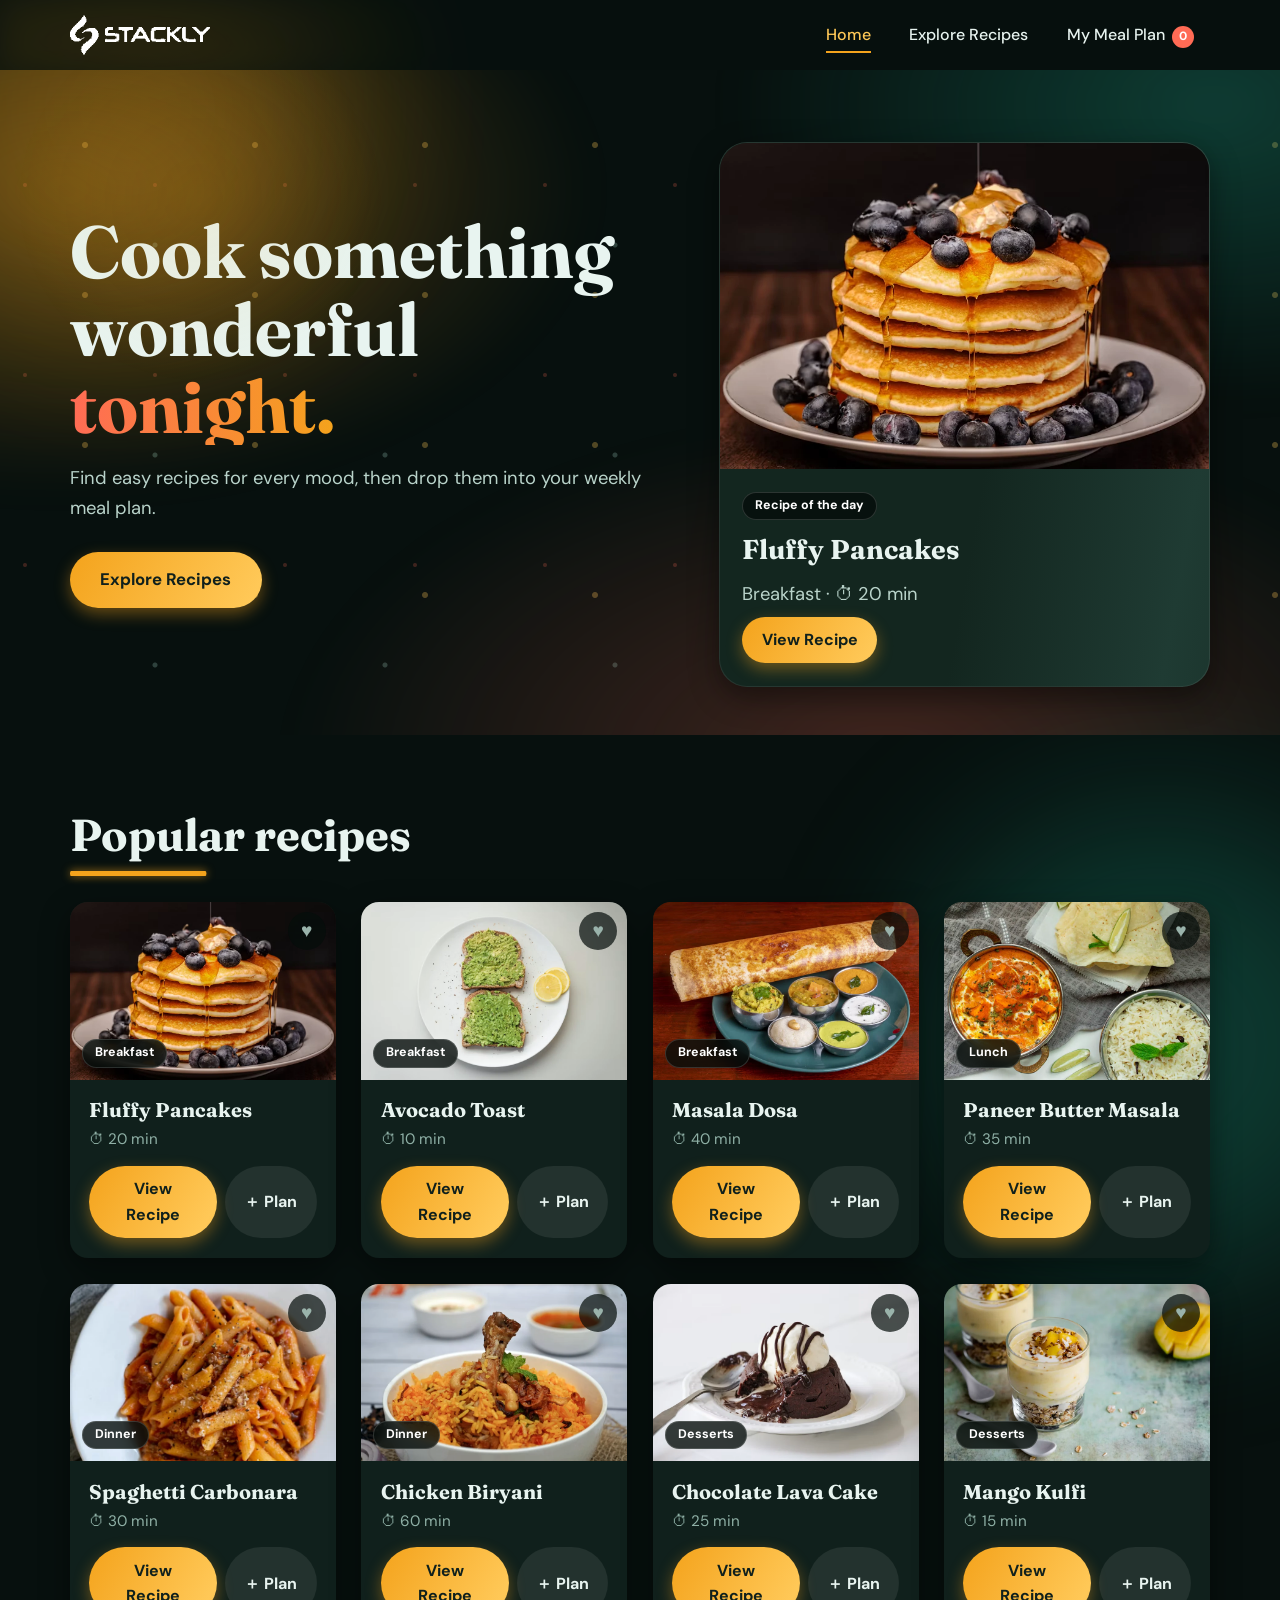
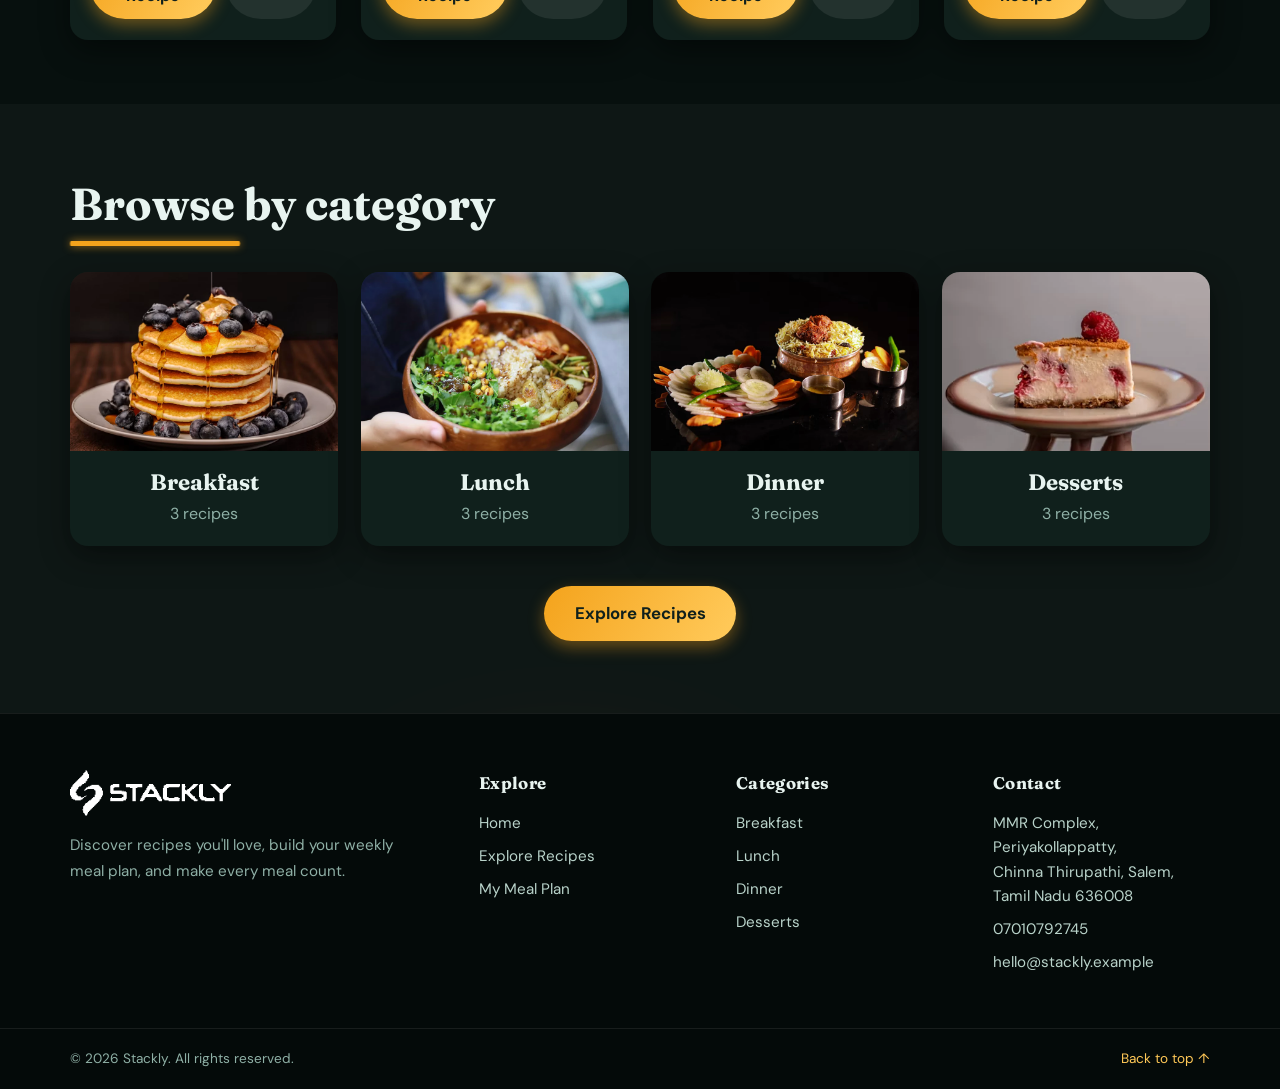
<file: index.html>
<!DOCTYPE html>
<html lang="en">
<head>
  <meta charset="UTF-8">
  <meta name="viewport" content="width=device-width, initial-scale=1">
  <title>Stackly – Recipe Discovery</title>
  <!-- Google Fonts (needs internet; the site falls back to system fonts without it) -->
  <link rel="preconnect" href="https://fonts.googleapis.com"><link rel="preconnect" href="https://fonts.gstatic.com" crossorigin>
  <link href="https://fonts.googleapis.com/css2?family=Fraunces:opsz,wght@9..144,600;9..144,800&family=DM+Sans:wght@400;500;700&display=swap" rel="stylesheet">
  <!-- All styling lives in this one file -->
  <link rel="stylesheet" href="css/style.css">
</head>
<body>
<!-- Animated glowing blobs behind the page (pure decoration) -->
<div class="blobs"><i></i><i></i><i></i></div>

<!-- ================= NAVIGATION BAR (same on every page) ================= -->
<header class="navbar"><div class="container nav-inner">
  <a href="index.html" class="logo"><img src="images/stackly_logo_white_cropped.png" alt="Stackly" width="196" height="56" class="logo-img"></a>
  <!-- Hamburger button: only visible on phones -->
  <button class="nav-toggle" aria-label="Menu" aria-expanded="false"><i></i><i></i><i></i></button>
  <nav class="nav-links">
    <a href="index.html">Home</a>
    <a href="explore.html">Explore Recipes</a>
    <!-- The red number = how many recipes are in the meal plan (filled in by app.js) -->
    <a href="meal-plan.html">My Meal Plan <b id="planBadge" class="count">0</b></a>
  </nav>
</div></header>

<main>

<!-- ================= 1. HERO SECTION (highlighted recipe) =================
     data-id must match an id in js/data.js (that is how "View Recipe" finds the ingredients).
     To highlight another recipe: change data-id, data-category, the <img>, the title and the details line. -->
<section class="hero"><div class="container hero-grid">
  <div class="hero-text">
    <h1><span>Cook</span> <span>something</span> <span>wonderful</span> <span>tonight.</span></h1>
    <p>Find easy recipes for every mood, then drop them into your weekly meal plan.</p>
    <a href="explore.html" class="btn btn-primary btn-lg">Explore Recipes</a>
  </div>
  <div class="hero-card" data-id="1" data-category="Breakfast">
    <!-- 👉 IMAGE of the highlighted recipe -->
    <img src="images/fluffy_pancakes.webp" alt="Fluffy Pancakes">
    <div class="hero-card-info">
      <span class="badge static">Recipe of the day</span>
      <h3>Fluffy Pancakes</h3>
      <p class="meta">Breakfast · ⏱ 20 min</p>
      <button class="btn btn-primary" data-action="view">View Recipe</button>
    </div>
  </div>
</div></section>

<!-- ================= 2. POPULAR RECIPES =================
     Copy / delete a whole <article> block to add or remove a popular recipe. -->
<section class="section"><div class="container">
  <h2 class="title reveal">Popular recipes</h2>
  <div class="grid">

    <!-- ===== RECIPE CARD 1: Fluffy Pancakes ===== -->
    <article class="card reveal" style="--d:0ms" data-id="1">
      <div class="card-img">
        <!-- 👉 IMAGE: change the file name inside src="" to use a different picture -->
        <img src="images/fluffy_pancakes.webp" alt="Fluffy Pancakes" loading="lazy">
        <button class="fav" data-action="fav" aria-label="Favourite Fluffy Pancakes">♥</button>
        <span class="badge">Breakfast</span>
      </div>
      <div class="card-body">
        <h3>Fluffy Pancakes</h3>
        <p class="meta">⏱ 20 min</p>
        <div class="card-actions">
          <button class="btn btn-primary" data-action="view">View Recipe</button>
          <button class="btn btn-ghost" data-action="plan">＋ Plan</button>
        </div>
      </div>
    </article>
    <!-- ===== RECIPE CARD 2: Avocado Toast ===== -->
    <article class="card reveal" style="--d:70ms" data-id="2">
      <div class="card-img">
        <!-- 👉 IMAGE: change the file name inside src="" to use a different picture -->
        <img src="images/avocado_toast (1).webp" alt="Avocado Toast" loading="lazy">
        <button class="fav" data-action="fav" aria-label="Favourite Avocado Toast">♥</button>
        <span class="badge">Breakfast</span>
      </div>
      <div class="card-body">
        <h3>Avocado Toast</h3>
        <p class="meta">⏱ 10 min</p>
        <div class="card-actions">
          <button class="btn btn-primary" data-action="view">View Recipe</button>
          <button class="btn btn-ghost" data-action="plan">＋ Plan</button>
        </div>
      </div>
    </article>
    <!-- ===== RECIPE CARD 3: Masala Dosa ===== -->
    <article class="card reveal" style="--d:140ms" data-id="3">
      <div class="card-img">
        <!-- 👉 IMAGE: change the file name inside src="" to use a different picture -->
        <img src="images/masala_dosa.webp" alt="Masala Dosa" loading="lazy">
        <button class="fav" data-action="fav" aria-label="Favourite Masala Dosa">♥</button>
        <span class="badge">Breakfast</span>
      </div>
      <div class="card-body">
        <h3>Masala Dosa</h3>
        <p class="meta">⏱ 40 min</p>
        <div class="card-actions">
          <button class="btn btn-primary" data-action="view">View Recipe</button>
          <button class="btn btn-ghost" data-action="plan">＋ Plan</button>
        </div>
      </div>
    </article>
    <!-- ===== RECIPE CARD 6: Paneer Butter Masala ===== -->
    <article class="card reveal" style="--d:210ms" data-id="6">
      <div class="card-img">
        <!-- 👉 IMAGE: change the file name inside src="" to use a different picture -->
        <img src="images/paneer_butter_masala.webp" alt="Paneer Butter Masala" loading="lazy">
        <button class="fav" data-action="fav" aria-label="Favourite Paneer Butter Masala">♥</button>
        <span class="badge">Lunch</span>
      </div>
      <div class="card-body">
        <h3>Paneer Butter Masala</h3>
        <p class="meta">⏱ 35 min</p>
        <div class="card-actions">
          <button class="btn btn-primary" data-action="view">View Recipe</button>
          <button class="btn btn-ghost" data-action="plan">＋ Plan</button>
        </div>
      </div>
    </article>
    <!-- ===== RECIPE CARD 7: Spaghetti Carbonara ===== -->
    <article class="card reveal" style="--d:280ms" data-id="7">
      <div class="card-img">
        <!-- 👉 IMAGE: change the file name inside src="" to use a different picture -->
        <img src="images/spaghetti_carbonara.webp" alt="Spaghetti Carbonara" loading="lazy">
        <button class="fav" data-action="fav" aria-label="Favourite Spaghetti Carbonara">♥</button>
        <span class="badge">Dinner</span>
      </div>
      <div class="card-body">
        <h3>Spaghetti Carbonara</h3>
        <p class="meta">⏱ 30 min</p>
        <div class="card-actions">
          <button class="btn btn-primary" data-action="view">View Recipe</button>
          <button class="btn btn-ghost" data-action="plan">＋ Plan</button>
        </div>
      </div>
    </article>
    <!-- ===== RECIPE CARD 9: Chicken Biryani ===== -->
    <article class="card reveal" style="--d:350ms" data-id="9">
      <div class="card-img">
        <!-- 👉 IMAGE: change the file name inside src="" to use a different picture -->
        <img src="images/chicken_biryani.webp" alt="Chicken Biryani" loading="lazy">
        <button class="fav" data-action="fav" aria-label="Favourite Chicken Biryani">♥</button>
        <span class="badge">Dinner</span>
      </div>
      <div class="card-body">
        <h3>Chicken Biryani</h3>
        <p class="meta">⏱ 60 min</p>
        <div class="card-actions">
          <button class="btn btn-primary" data-action="view">View Recipe</button>
          <button class="btn btn-ghost" data-action="plan">＋ Plan</button>
        </div>
      </div>
    </article>
    <!-- ===== RECIPE CARD 10: Chocolate Lava Cake ===== -->
    <article class="card reveal" style="--d:0ms" data-id="10">
      <div class="card-img">
        <!-- 👉 IMAGE: change the file name inside src="" to use a different picture -->
        <img src="images/chocolate_lava_cake.webp" alt="Chocolate Lava Cake" loading="lazy">
        <button class="fav" data-action="fav" aria-label="Favourite Chocolate Lava Cake">♥</button>
        <span class="badge">Desserts</span>
      </div>
      <div class="card-body">
        <h3>Chocolate Lava Cake</h3>
        <p class="meta">⏱ 25 min</p>
        <div class="card-actions">
          <button class="btn btn-primary" data-action="view">View Recipe</button>
          <button class="btn btn-ghost" data-action="plan">＋ Plan</button>
        </div>
      </div>
    </article>
    <!-- ===== RECIPE CARD 11: Mango Kulfi ===== -->
    <article class="card reveal" style="--d:70ms" data-id="11">
      <div class="card-img">
        <!-- 👉 IMAGE: change the file name inside src="" to use a different picture -->
        <img src="images/mango_kulfi.webp" alt="Mango Kulfi" loading="lazy">
        <button class="fav" data-action="fav" aria-label="Favourite Mango Kulfi">♥</button>
        <span class="badge">Desserts</span>
      </div>
      <div class="card-body">
        <h3>Mango Kulfi</h3>
        <p class="meta">⏱ 15 min</p>
        <div class="card-actions">
          <button class="btn btn-primary" data-action="view">View Recipe</button>
          <button class="btn btn-ghost" data-action="plan">＋ Plan</button>
        </div>
      </div>
    </article>

  </div>
</div></section>

<!-- ================= 3. CATEGORIES + EXPLORE BUTTON ================= -->
<section class="section alt"><div class="container">
  <h2 class="title reveal">Browse by category</h2>
  <div class="cat-grid">
    <!-- Category card: Breakfast. 👉 change src="" for another picture; href="" decides which category opens -->
    <a class="cat reveal" style="--d:0ms" href="explore.html?cat=Breakfast">
      <img class="cat-img" src="images/fluffy_pancakes.webp" alt="Breakfast">
      <h3>Breakfast</h3>
      <p>3 recipes</p>
    </a>
    <!-- Category card: Lunch. 👉 change src="" for another picture; href="" decides which category opens -->
    <a class="cat reveal" style="--d:90ms" href="explore.html?cat=Lunch">
      <img class="cat-img" src="images/veggie_buddha_bowl.webp" alt="Lunch">
      <h3>Lunch</h3>
      <p>3 recipes</p>
    </a>
    <!-- Category card: Dinner. 👉 change src="" for another picture; href="" decides which category opens -->
    <a class="cat reveal" style="--d:180ms" href="explore.html?cat=Dinner">
      <img class="cat-img" src="images/chicken_biryani_chilli_extra.webp" alt="Dinner">
      <h3>Dinner</h3>
      <p>3 recipes</p>
    </a>
    <!-- Category card: Desserts. 👉 change src="" for another picture; href="" decides which category opens -->
    <a class="cat reveal" style="--d:270ms" href="explore.html?cat=Desserts">
      <img class="cat-img" src="images/strawberry_cheesecake.webp" alt="Desserts">
      <h3>Desserts</h3>
      <p>3 recipes</p>
    </a>
  </div>
  <div class="center reveal"><a href="explore.html" class="btn btn-primary btn-lg">Explore Recipes</a></div>
</div></section>

</main>

<!-- ================= FOOTER ================= -->
<footer class="footer">
  <div class="container footer-grid">
    <div class="footer-brand">
      <a href="index.html" class="logo"><img src="images/stackly_logo_white_cropped.png" alt="Stackly" width="196" height="56" class="logo-img"></a>
      <p>Discover recipes you'll love, build your weekly meal plan, and make every meal count.</p>
    </div>
    <nav class="footer-col" aria-label="Explore">
      <h3>Explore</h3>
      <a href="index.html">Home</a>
      <a href="explore.html">Explore Recipes</a>
      <a href="meal-plan.html">My Meal Plan</a>
    </nav>
    <nav class="footer-col" aria-label="Categories">
      <h3>Categories</h3>
      <a href="explore.html?cat=Breakfast">Breakfast</a>
      <a href="explore.html?cat=Lunch">Lunch</a>
      <a href="explore.html?cat=Dinner">Dinner</a>
      <a href="explore.html?cat=Desserts">Desserts</a>
    </nav>
    <div class="footer-col">
      <h3>Contact</h3>
      <p>MMR Complex, Periyakollappatty,<br>Chinna Thirupathi, Salem,<br>Tamil Nadu 636008</p>
      <a href="tel:+917010792745">07010792745</a>
      <a href="mailto:hello@stackly.example">hello@stackly.example</a>
    </div>
  </div>
  <div class="footer-bottom">
    <div class="container">
      <p>© 2026 Stackly. All rights reserved.</p>
      <p><a href="#">Back to top ↑</a></p>
    </div>
  </div>
</footer>

<!-- JavaScript: data first, then shared code, then this page's code -->
<script src="js/data.js"></script>
<script src="js/app.js"></script>
</body>
</html>
</file>
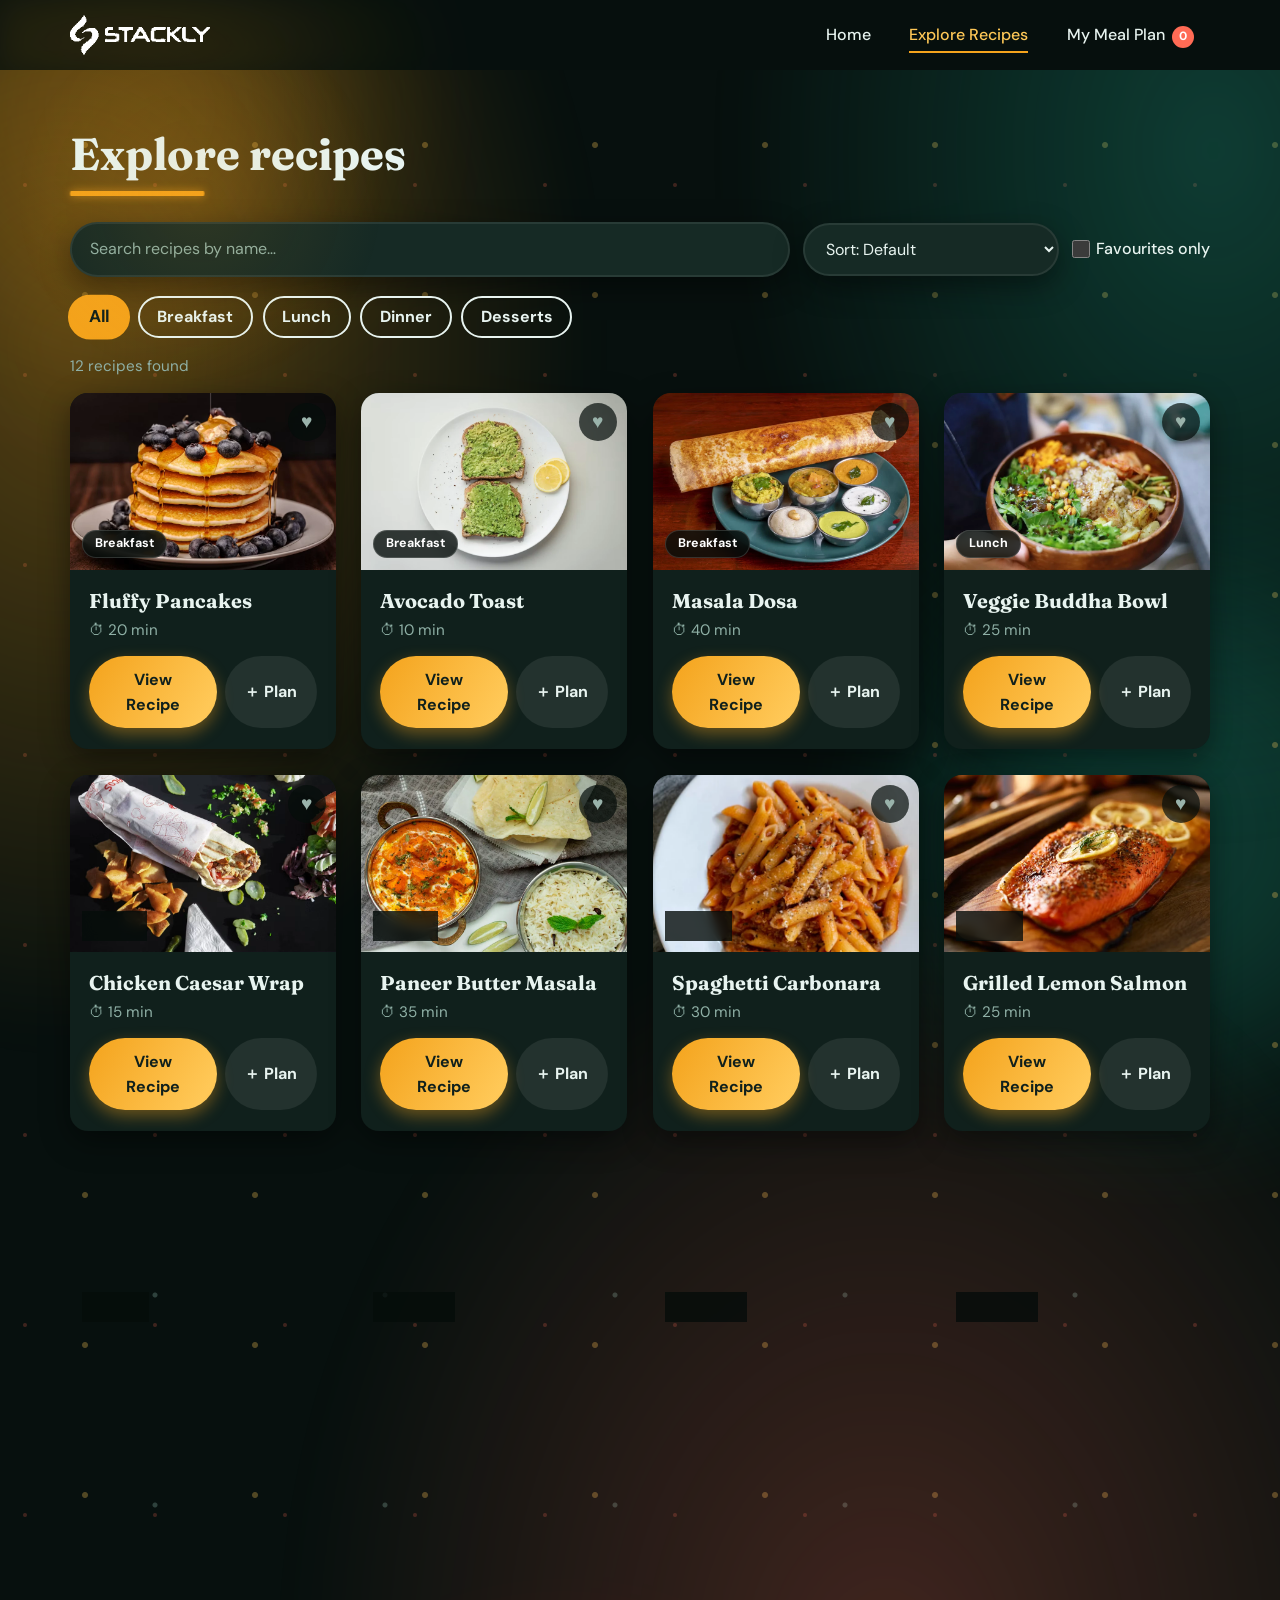
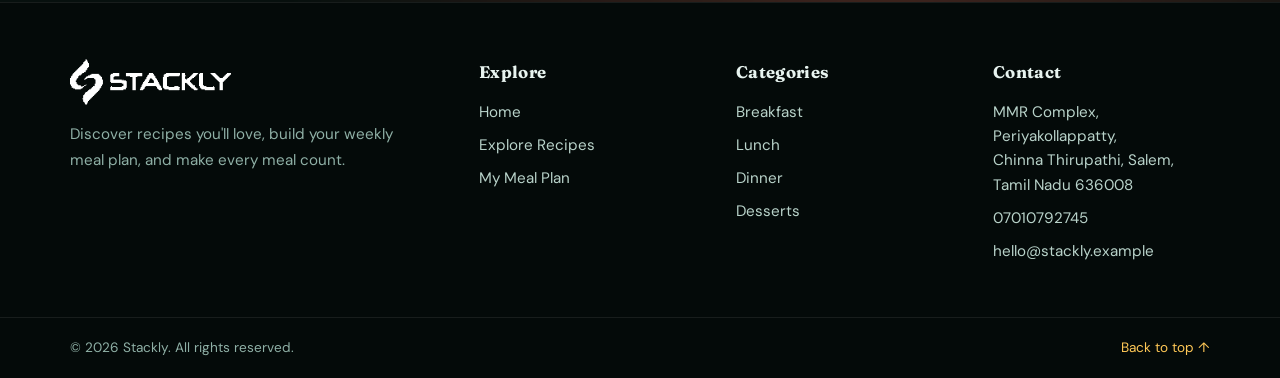
<file: explore.html>
<!DOCTYPE html>
<html lang="en">
<head>
  <meta charset="UTF-8">
  <meta name="viewport" content="width=device-width, initial-scale=1">
  <title>Explore Recipes – Stackly</title>
  <!-- Google Fonts (needs internet; the site falls back to system fonts without it) -->
  <link rel="preconnect" href="https://fonts.googleapis.com"><link rel="preconnect" href="https://fonts.gstatic.com" crossorigin>
  <link href="https://fonts.googleapis.com/css2?family=Fraunces:opsz,wght@9..144,600;9..144,800&family=DM+Sans:wght@400;500;700&display=swap" rel="stylesheet">
  <!-- All styling lives in this one file -->
  <link rel="stylesheet" href="css/style.css">
</head>
<body>
<!-- Animated glowing blobs behind the page (pure decoration) -->
<div class="blobs"><i></i><i></i><i></i></div>

<!-- ================= NAVIGATION BAR (same on every page) ================= -->
<header class="navbar"><div class="container nav-inner">
  <a href="index.html" class="logo"><img src="images/stackly_logo_white_cropped.png" alt="Stackly" width="196" height="56" class="logo-img"></a>
  <!-- Hamburger button: only visible on phones -->
  <button class="nav-toggle" aria-label="Menu" aria-expanded="false"><i></i><i></i><i></i></button>
  <nav class="nav-links">
    <a href="index.html">Home</a>
    <a href="explore.html">Explore Recipes</a>
    <!-- The red number = how many recipes are in the meal plan (filled in by app.js) -->
    <a href="meal-plan.html">My Meal Plan <b id="planBadge" class="count">0</b></a>
  </nav>
</div></header>

<main><section class="section page-top"><div class="container">
  <h1 class="title">Explore recipes</h1>

  <!-- ===== SEARCH + SORT + FAVOURITES (js/explore.js reads these by id) ===== -->
  <div class="toolbar">
    <input id="search" type="search" placeholder="Search recipes by name…" aria-label="Search recipes">
    <select id="sort" aria-label="Sort recipes">
      <option value="">Sort: Default</option>
      <option value="fast">Cooking time: shortest first</option>
      <option value="slow">Cooking time: longest first</option>
      <option value="az">Name: A to Z</option>
    </select>
    <label class="check"><input type="checkbox" id="favOnly"> Favourites only</label>
  </div>

  <!-- ===== CATEGORY FILTER BUTTONS: data-cat must equal the category text on the cards ===== -->
  <div class="chips" id="chips">
    <button class="chip" data-cat="All">All</button>
    <button class="chip" data-cat="Breakfast">Breakfast</button>
    <button class="chip" data-cat="Lunch">Lunch</button>
    <button class="chip" data-cat="Dinner">Dinner</button>
    <button class="chip" data-cat="Desserts">Desserts</button>
  </div>

  <p class="meta" id="count" aria-live="polite"></p>

  <!-- ===== ALL RECIPE CARDS (12 recipes) =====
       Each card is plain HTML. JavaScript reads the name, category, time and image
       straight from the card, so editing the card is all you need to do. -->
  <div class="grid" id="recipeGrid">

    <!-- ===== RECIPE CARD 1: Fluffy Pancakes ===== -->
    <article class="card reveal" style="--d:0ms" data-id="1">
      <div class="card-img">
        <!-- 👉 IMAGE: change the file name inside src="" to use a different picture -->
        <img src="images/fluffy_pancakes.webp" alt="Fluffy Pancakes" loading="lazy">
        <button class="fav" data-action="fav" aria-label="Favourite Fluffy Pancakes">♥</button>
        <span class="badge">Breakfast</span>
      </div>
      <div class="card-body">
        <h3>Fluffy Pancakes</h3>
        <p class="meta">⏱ 20 min</p>
        <div class="card-actions">
          <button class="btn btn-primary" data-action="view">View Recipe</button>
          <button class="btn btn-ghost" data-action="plan">＋ Plan</button>
        </div>
      </div>
    </article>
    <!-- ===== RECIPE CARD 2: Avocado Toast ===== -->
    <article class="card reveal" style="--d:70ms" data-id="2">
      <div class="card-img">
        <!-- 👉 IMAGE: change the file name inside src="" to use a different picture -->
        <img src="images/avocado_toast (1).webp" alt="Avocado Toast" loading="lazy">
        <button class="fav" data-action="fav" aria-label="Favourite Avocado Toast">♥</button>
        <span class="badge">Breakfast</span>
      </div>
      <div class="card-body">
        <h3>Avocado Toast</h3>
        <p class="meta">⏱ 10 min</p>
        <div class="card-actions">
          <button class="btn btn-primary" data-action="view">View Recipe</button>
          <button class="btn btn-ghost" data-action="plan">＋ Plan</button>
        </div>
      </div>
    </article>
    <!-- ===== RECIPE CARD 3: Masala Dosa ===== -->
    <article class="card reveal" style="--d:140ms" data-id="3">
      <div class="card-img">
        <!-- 👉 IMAGE: change the file name inside src="" to use a different picture -->
        <img src="images/masala_dosa.webp" alt="Masala Dosa" loading="lazy">
        <button class="fav" data-action="fav" aria-label="Favourite Masala Dosa">♥</button>
        <span class="badge">Breakfast</span>
      </div>
      <div class="card-body">
        <h3>Masala Dosa</h3>
        <p class="meta">⏱ 40 min</p>
        <div class="card-actions">
          <button class="btn btn-primary" data-action="view">View Recipe</button>
          <button class="btn btn-ghost" data-action="plan">＋ Plan</button>
        </div>
      </div>
    </article>
    <!-- ===== RECIPE CARD 4: Veggie Buddha Bowl ===== -->
    <article class="card reveal" style="--d:210ms" data-id="4">
      <div class="card-img">
        <!-- 👉 IMAGE: change the file name inside src="" to use a different picture -->
        <img src="images/veggie_buddha_bowl.webp" alt="Veggie Buddha Bowl" loading="lazy">
        <button class="fav" data-action="fav" aria-label="Favourite Veggie Buddha Bowl">♥</button>
        <span class="badge">Lunch</span>
      </div>
      <div class="card-body">
        <h3>Veggie Buddha Bowl</h3>
        <p class="meta">⏱ 25 min</p>
        <div class="card-actions">
          <button class="btn btn-primary" data-action="view">View Recipe</button>
          <button class="btn btn-ghost" data-action="plan">＋ Plan</button>
        </div>
      </div>
    </article>
    <!-- ===== RECIPE CARD 5: Chicken Caesar Wrap ===== -->
    <article class="card reveal" style="--d:280ms" data-id="5">
      <div class="card-img">
        <!-- 👉 IMAGE: change the file name inside src="" to use a different picture -->
        <img src="images/chicken_caesar_wrap.webp" alt="Chicken Caesar Wrap" loading="lazy">
        <button class="fav" data-action="fav" aria-label="Favourite Chicken Caesar Wrap">♥</button>
        <span class="badge">Lunch</span>
      </div>
      <div class="card-body">
        <h3>Chicken Caesar Wrap</h3>
        <p class="meta">⏱ 15 min</p>
        <div class="card-actions">
          <button class="btn btn-primary" data-action="view">View Recipe</button>
          <button class="btn btn-ghost" data-action="plan">＋ Plan</button>
        </div>
      </div>
    </article>
    <!-- ===== RECIPE CARD 6: Paneer Butter Masala ===== -->
    <article class="card reveal" style="--d:350ms" data-id="6">
      <div class="card-img">
        <!-- 👉 IMAGE: change the file name inside src="" to use a different picture -->
        <img src="images/paneer_butter_masala.webp" alt="Paneer Butter Masala" loading="lazy">
        <button class="fav" data-action="fav" aria-label="Favourite Paneer Butter Masala">♥</button>
        <span class="badge">Lunch</span>
      </div>
      <div class="card-body">
        <h3>Paneer Butter Masala</h3>
        <p class="meta">⏱ 35 min</p>
        <div class="card-actions">
          <button class="btn btn-primary" data-action="view">View Recipe</button>
          <button class="btn btn-ghost" data-action="plan">＋ Plan</button>
        </div>
      </div>
    </article>
    <!-- ===== RECIPE CARD 7: Spaghetti Carbonara ===== -->
    <article class="card reveal" style="--d:0ms" data-id="7">
      <div class="card-img">
        <!-- 👉 IMAGE: change the file name inside src="" to use a different picture -->
        <img src="images/spaghetti_carbonara.webp" alt="Spaghetti Carbonara" loading="lazy">
        <button class="fav" data-action="fav" aria-label="Favourite Spaghetti Carbonara">♥</button>
        <span class="badge">Dinner</span>
      </div>
      <div class="card-body">
        <h3>Spaghetti Carbonara</h3>
        <p class="meta">⏱ 30 min</p>
        <div class="card-actions">
          <button class="btn btn-primary" data-action="view">View Recipe</button>
          <button class="btn btn-ghost" data-action="plan">＋ Plan</button>
        </div>
      </div>
    </article>
    <!-- ===== RECIPE CARD 8: Grilled Lemon Salmon ===== -->
    <article class="card reveal" style="--d:70ms" data-id="8">
      <div class="card-img">
        <!-- 👉 IMAGE: change the file name inside src="" to use a different picture -->
        <img src="images/grilled_lemon_salmon.webp" alt="Grilled Lemon Salmon" loading="lazy">
        <button class="fav" data-action="fav" aria-label="Favourite Grilled Lemon Salmon">♥</button>
        <span class="badge">Dinner</span>
      </div>
      <div class="card-body">
        <h3>Grilled Lemon Salmon</h3>
        <p class="meta">⏱ 25 min</p>
        <div class="card-actions">
          <button class="btn btn-primary" data-action="view">View Recipe</button>
          <button class="btn btn-ghost" data-action="plan">＋ Plan</button>
        </div>
      </div>
    </article>
    <!-- ===== RECIPE CARD 9: Chicken Biryani ===== -->
    <article class="card reveal" style="--d:140ms" data-id="9">
      <div class="card-img">
        <!-- 👉 IMAGE: change the file name inside src="" to use a different picture -->
        <img src="images/chicken_biryani.webp" alt="Chicken Biryani" loading="lazy">
        <button class="fav" data-action="fav" aria-label="Favourite Chicken Biryani">♥</button>
        <span class="badge">Dinner</span>
      </div>
      <div class="card-body">
        <h3>Chicken Biryani</h3>
        <p class="meta">⏱ 60 min</p>
        <div class="card-actions">
          <button class="btn btn-primary" data-action="view">View Recipe</button>
          <button class="btn btn-ghost" data-action="plan">＋ Plan</button>
        </div>
      </div>
    </article>
    <!-- ===== RECIPE CARD 10: Chocolate Lava Cake ===== -->
    <article class="card reveal" style="--d:210ms" data-id="10">
      <div class="card-img">
        <!-- 👉 IMAGE: change the file name inside src="" to use a different picture -->
        <img src="images/chocolate_lava_cake.webp" alt="Chocolate Lava Cake" loading="lazy">
        <button class="fav" data-action="fav" aria-label="Favourite Chocolate Lava Cake">♥</button>
        <span class="badge">Desserts</span>
      </div>
      <div class="card-body">
        <h3>Chocolate Lava Cake</h3>
        <p class="meta">⏱ 25 min</p>
        <div class="card-actions">
          <button class="btn btn-primary" data-action="view">View Recipe</button>
          <button class="btn btn-ghost" data-action="plan">＋ Plan</button>
        </div>
      </div>
    </article>
    <!-- ===== RECIPE CARD 11: Mango Kulfi ===== -->
    <article class="card reveal" style="--d:280ms" data-id="11">
      <div class="card-img">
        <!-- 👉 IMAGE: change the file name inside src="" to use a different picture -->
        <img src="images/mango_kulfi.webp" alt="Mango Kulfi" loading="lazy">
        <button class="fav" data-action="fav" aria-label="Favourite Mango Kulfi">♥</button>
        <span class="badge">Desserts</span>
      </div>
      <div class="card-body">
        <h3>Mango Kulfi</h3>
        <p class="meta">⏱ 15 min</p>
        <div class="card-actions">
          <button class="btn btn-primary" data-action="view">View Recipe</button>
          <button class="btn btn-ghost" data-action="plan">＋ Plan</button>
        </div>
      </div>
    </article>
    <!-- ===== RECIPE CARD 12: Strawberry Cheesecake ===== -->
    <article class="card reveal" style="--d:350ms" data-id="12">
      <div class="card-img">
        <!-- 👉 IMAGE: change the file name inside src="" to use a different picture -->
        <img src="images/strawberry_cheesecake.webp" alt="Strawberry Cheesecake" loading="lazy">
        <button class="fav" data-action="fav" aria-label="Favourite Strawberry Cheesecake">♥</button>
        <span class="badge">Desserts</span>
      </div>
      <div class="card-body">
        <h3>Strawberry Cheesecake</h3>
        <p class="meta">⏱ 45 min</p>
        <div class="card-actions">
          <button class="btn btn-primary" data-action="view">View Recipe</button>
          <button class="btn btn-ghost" data-action="plan">＋ Plan</button>
        </div>
      </div>
    </article>

  </div>

  <!-- Shown when search / filter finds nothing -->
  <div class="empty" id="empty" hidden>
    <div>🔍</div><h3>No recipes match your search</h3><p>Try a different name or category.</p>
    <button class="btn btn-primary" id="reset">Clear filters</button>
  </div>
</div></section></main>

<!-- ================= FOOTER ================= -->
<footer class="footer">
  <div class="container footer-grid">
    <div class="footer-brand">
      <a href="index.html" class="logo"><img src="images/stackly_logo_white_cropped.png" alt="Stackly" width="196" height="56" class="logo-img"></a>
      <p>Discover recipes you'll love, build your weekly meal plan, and make every meal count.</p>
    </div>
    <nav class="footer-col" aria-label="Explore">
      <h3>Explore</h3>
      <a href="index.html">Home</a>
      <a href="explore.html">Explore Recipes</a>
      <a href="meal-plan.html">My Meal Plan</a>
    </nav>
    <nav class="footer-col" aria-label="Categories">
      <h3>Categories</h3>
      <a href="explore.html?cat=Breakfast">Breakfast</a>
      <a href="explore.html?cat=Lunch">Lunch</a>
      <a href="explore.html?cat=Dinner">Dinner</a>
      <a href="explore.html?cat=Desserts">Desserts</a>
    </nav>
    <div class="footer-col">
      <h3>Contact</h3>
      <p>MMR Complex, Periyakollappatty,<br>Chinna Thirupathi, Salem,<br>Tamil Nadu 636008</p>
      <a href="tel:+917010792745">07010792745</a>
      <a href="mailto:hello@stackly.example">hello@stackly.example</a>
    </div>
  </div>
  <div class="footer-bottom">
    <div class="container">
      <p>© 2026 Stackly. All rights reserved.</p>
      <p><a href="#">Back to top ↑</a></p>
    </div>
  </div>
</footer>

<!-- JavaScript: data first, then shared code, then this page's code -->
<script src="js/data.js"></script>
<script src="js/app.js"></script>
<script src="js/explore.js"></script>
</body>
</html>
</file>
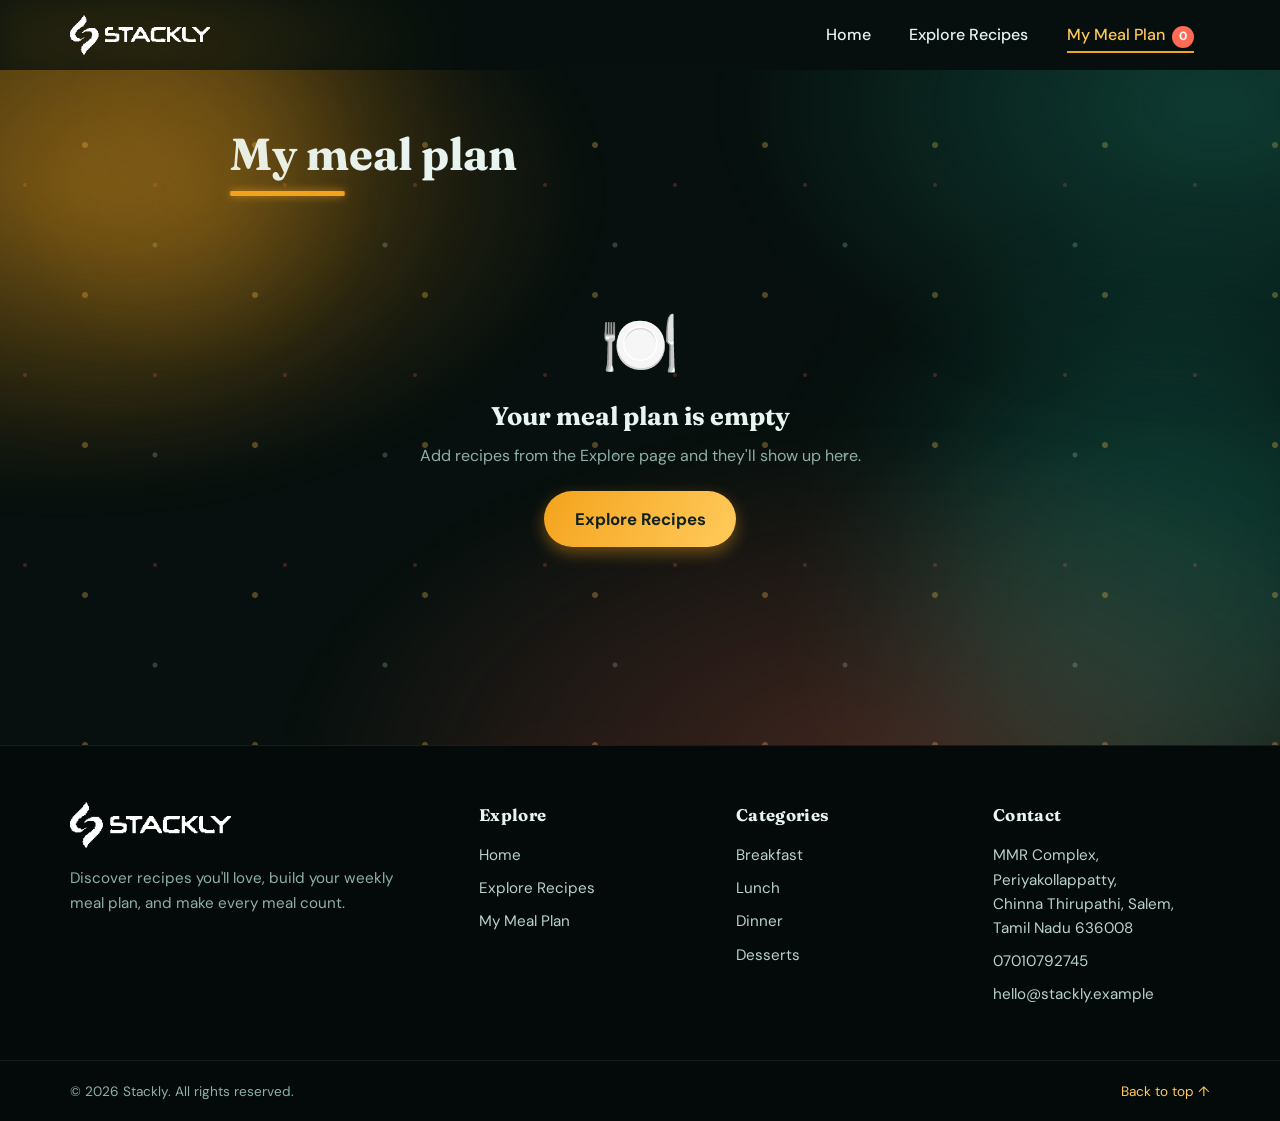
<file: meal-plan.html>
<!DOCTYPE html>
<html lang="en">
<head>
  <meta charset="UTF-8">
  <meta name="viewport" content="width=device-width, initial-scale=1">
  <title>My Meal Plan – Stackly</title>
  <!-- Google Fonts (needs internet; the site falls back to system fonts without it) -->
  <link rel="preconnect" href="https://fonts.googleapis.com"><link rel="preconnect" href="https://fonts.gstatic.com" crossorigin>
  <link href="https://fonts.googleapis.com/css2?family=Fraunces:opsz,wght@9..144,600;9..144,800&family=DM+Sans:wght@400;500;700&display=swap" rel="stylesheet">
  <!-- All styling lives in this one file -->
  <link rel="stylesheet" href="css/style.css">
</head>
<body>
<!-- Animated glowing blobs behind the page (pure decoration) -->
<div class="blobs"><i></i><i></i><i></i></div>

<!-- ================= NAVIGATION BAR (same on every page) ================= -->
<header class="navbar"><div class="container nav-inner">
  <a href="index.html" class="logo"><img src="images/stackly_logo_white_cropped.png" alt="Stackly" width="196" height="56" class="logo-img"></a>
  <!-- Hamburger button: only visible on phones -->
  <button class="nav-toggle" aria-label="Menu" aria-expanded="false"><i></i><i></i><i></i></button>
  <nav class="nav-links">
    <a href="index.html">Home</a>
    <a href="explore.html">Explore Recipes</a>
    <!-- The red number = how many recipes are in the meal plan (filled in by app.js) -->
    <a href="meal-plan.html">My Meal Plan <b id="planBadge" class="count">0</b></a>
  </nav>
</div></header>

<main><section class="section page-top"><div class="container narrow">
  <h1 class="title">My meal plan</h1>

  <!-- Total recipes + total minutes (filled by js/mealplan.js) -->
  <div class="summary" id="summary"></div>

  <!-- The selected recipes appear here as <li> rows (built by js/mealplan.js).
       Each row copies the image, name, category and time of the recipe card you added. -->
  <ul class="plan-list" id="planList"></ul>

  <!-- Shown when nothing has been added yet -->
  <div class="empty" id="planEmpty" hidden>
    <div>🍽️</div><h3>Your meal plan is empty</h3>
    <p>Add recipes from the Explore page and they'll show up here.</p>
    <a href="explore.html" class="btn btn-primary btn-lg">Explore Recipes</a>
  </div>

  <div class="center"><button class="btn btn-danger" id="clearAll" hidden>Clear meal plan</button></div>
</div></section></main>

<!-- ================= FOOTER ================= -->
<footer class="footer">
  <div class="container footer-grid">
    <div class="footer-brand">
      <a href="index.html" class="logo"><img src="images/stackly_logo_white_cropped.png" alt="Stackly" width="196" height="56" class="logo-img"></a>
      <p>Discover recipes you'll love, build your weekly meal plan, and make every meal count.</p>
    </div>
    <nav class="footer-col" aria-label="Explore">
      <h3>Explore</h3>
      <a href="index.html">Home</a>
      <a href="explore.html">Explore Recipes</a>
      <a href="meal-plan.html">My Meal Plan</a>
    </nav>
    <nav class="footer-col" aria-label="Categories">
      <h3>Categories</h3>
      <a href="explore.html?cat=Breakfast">Breakfast</a>
      <a href="explore.html?cat=Lunch">Lunch</a>
      <a href="explore.html?cat=Dinner">Dinner</a>
      <a href="explore.html?cat=Desserts">Desserts</a>
    </nav>
    <div class="footer-col">
      <h3>Contact</h3>
      <p>MMR Complex, Periyakollappatty,<br>Chinna Thirupathi, Salem,<br>Tamil Nadu 636008</p>
      <a href="tel:+917010792745">07010792745</a>
      <a href="mailto:hello@stackly.example">hello@stackly.example</a>
    </div>
  </div>
  <div class="footer-bottom">
    <div class="container">
      <p>© 2026 Stackly. All rights reserved.</p>
      <p><a href="#">Back to top ↑</a></p>
    </div>
  </div>
</footer>

<!-- JavaScript: data first, then shared code, then this page's code -->
<script src="js/data.js"></script>
<script src="js/app.js"></script>
<script src="js/mealplan.js"></script>
</body>
</html>
</file>
<file: css/style.css>
/* =====================================================================
   style.css – ALL STYLING (dark theme)
   ---------------------------------------------------------------------
   QUICK EDITS
   - Change colours  -> edit the variables inside :root just below
       --bg page background | --card card background | --ink text colour
       --saffron main accent (buttons, highlights) | --chili red accent
   - Change fonts    -> --font (body) and --display (headings)
   - Card size       -> ".grid" (minmax(250px,1fr)) in the "cards" section
   - Animation speed -> the numbers like .4s / .8s in transitions
   Sections below: navbar, buttons, hero, cards, categories, explore
   toolbar, meal plan, pop-up, toast, footer, responsive, effects.
   ===================================================================== */
:root{color-scheme:dark;--ink:#e8f4f0;--ink2:#b9d3ca;--bg:#07100e;--card:#10201c;--card2:#162a25;--saffron:#f4a31c;--saffron-d:#ffc857;--chili:#ff6b55;--mint:#9fd3c4;--muted:#8fb0a6;
--shadow:0 10px 30px rgba(0,0,0,.45);--r:18px;--font:'DM Sans',system-ui,sans-serif;--display:'Fraunces',Georgia,serif}
*{box-sizing:border-box;margin:0;padding:0}
html{scroll-behavior:smooth}
body{font-family:var(--font);color:var(--ink);background:var(--bg);line-height:1.6;overflow-x:hidden;animation:pageIn .7s ease both;transition:opacity .35s,transform .35s}
body.leaving{opacity:0;transform:translateY(-12px)}
@keyframes pageIn{from{opacity:0;transform:translateY(16px)}to{opacity:1;transform:none}}
img{max-width:100%;display:block}a{color:inherit;text-decoration:none}
.container{width:min(1140px,92%);margin:auto}.narrow{width:min(820px,92%)}.center{text-align:center;margin-top:2.5rem}
:focus-visible{outline:3px solid var(--saffron);outline-offset:3px}
[hidden]{display:none!important}

/* animated background blobs */
.blobs{position:fixed;inset:0;z-index:-1;overflow:hidden}
.blobs i{position:absolute;border-radius:50%;filter:blur(90px);opacity:.28;animation:float 18s ease-in-out infinite}
.blobs i:nth-child(1){width:420px;height:420px;background:#f4a31c;top:-100px;left:-80px}
.blobs i:nth-child(2){width:480px;height:480px;background:#1fa58a;right:-120px;top:30%;animation-delay:-6s}
.blobs i:nth-child(3){width:360px;height:360px;background:#e0452f;bottom:-100px;left:30%;animation-delay:-11s}
@keyframes float{0%,100%{transform:translate(0,0) scale(1)}33%{transform:translate(60px,40px) scale(1.12)}66%{transform:translate(-40px,70px) scale(.92)}}

/* navbar */
.navbar{position:sticky;top:0;z-index:50;background:rgba(7,16,14,.7);backdrop-filter:blur(14px);transition:box-shadow .3s,background .3s;animation:drop .8s cubic-bezier(.2,.8,.2,1) both}
.navbar.scrolled{box-shadow:0 6px 24px rgba(0,0,0,.5);background:rgba(7,16,14,.95)}
@keyframes drop{from{transform:translateY(-100%)}to{transform:none}}
.nav-inner{display:flex;align-items:center;justify-content:space-between;height:70px}
.logo{font-family:var(--display);font-weight:800;font-size:1.45rem;display:flex;gap:.5rem;align-items:center}
.logo-img{display:block;height:40px;width:auto}
.footer .logo-img{height:46px}
@keyframes wobble{0%,100%{transform:rotate(-8deg)}50%{transform:rotate(10deg) scale(1.1)}}
.nav-links{display:flex;gap:.4rem}
.nav-links a{position:relative;padding:.5rem 1rem;border-radius:99px;font-weight:500;transition:color .3s}
.nav-links a::after{content:"";position:absolute;left:1rem;right:1rem;bottom:.2rem;height:2px;background:var(--saffron);transform:scaleX(0);transform-origin:left;transition:transform .35s}
.nav-links a:hover::after,.nav-links a.active::after{transform:scaleX(1)}
.nav-links a.active{color:var(--saffron-d)}
.count{display:inline-grid;place-items:center;min-width:22px;height:22px;padding:0 6px;border-radius:99px;background:var(--chili);color:#fff;font-size:.75rem;margin-left:.2rem}
.count.pop{animation:pop .5s}
@keyframes pop{40%{transform:scale(1.6)}}
.nav-toggle{display:none;background:none;border:0;cursor:pointer;width:42px;height:42px;flex-direction:column;justify-content:center;gap:6px;align-items:center}
.nav-toggle i{display:block;width:26px;height:3px;background:var(--ink);border-radius:3px;transition:transform .35s,opacity .3s}
.nav-toggle.open i:nth-child(1){transform:translateY(9px) rotate(45deg)}.nav-toggle.open i:nth-child(2){opacity:0}.nav-toggle.open i:nth-child(3){transform:translateY(-9px) rotate(-45deg)}

/* buttons */
.btn{position:relative;overflow:hidden;border:0;cursor:pointer;font:inherit;font-weight:700;padding:.65rem 1.2rem;border-radius:99px;transition:transform .25s,box-shadow .25s,background .25s;display:inline-block;text-align:center}
.btn:hover{transform:translateY(-3px)}.btn:active{transform:scale(.96)}
.btn-primary{background:linear-gradient(120deg,var(--saffron),#ffc857,var(--saffron));background-size:200% 100%;color:#10201c;box-shadow:0 6px 16px rgba(244,163,28,.4)}
.btn-primary:hover{background-position:100% 0;box-shadow:0 10px 22px rgba(244,163,28,.55)}
.btn-ghost{background:rgba(255,255,255,.08);color:var(--ink)}.btn-ghost:hover{background:rgba(255,255,255,.16)}
.btn-danger{background:rgba(255,107,85,.15);color:#ff8a78}.btn-danger:hover{background:var(--chili);color:#fff}
.btn-lg{padding:.9rem 1.9rem;font-size:1.05rem}
.ripple{position:absolute;width:12px;height:12px;border-radius:50%;background:rgba(255,255,255,.7);transform:translate(-50%,-50%) scale(0);animation:ripple .6s ease-out forwards;pointer-events:none}
@keyframes ripple{to{transform:translate(-50%,-50%) scale(22);opacity:0}}

/* hero */
.hero{padding:4.5rem 0 3rem}
.hero-grid{display:grid;grid-template-columns:1.1fr .9fr;gap:3rem;align-items:center}
.hero h1{font-family:var(--display);font-size:clamp(2.6rem,6vw,4.6rem);line-height:1.05;margin-bottom:1.2rem}
.hero h1 span{display:inline-block;opacity:0;transform:translateY(40px) rotate(4deg);animation:word .8s cubic-bezier(.2,.9,.3,1.2) forwards}
.hero h1 span:nth-child(2){animation-delay:.15s}.hero h1 span:nth-child(3){animation-delay:.3s}.hero h1 span:nth-child(4){animation-delay:.45s;color:var(--chili)}
@keyframes word{to{opacity:1;transform:none}}
.hero p{font-size:1.15rem;color:var(--ink2);max-width:46ch;margin-bottom:1.8rem;animation:pageIn 1s .7s both}
.hero .btn{animation:pageIn 1s .9s both,glow 2.6s 2s infinite}
@keyframes glow{0%{box-shadow:0 0 0 0 rgba(244,163,28,.55)}70%,100%{box-shadow:0 0 0 14px rgba(244,163,28,0)}}
.hero-card{background:var(--card);border-radius:28px;overflow:hidden;box-shadow:var(--shadow);animation:heroIn 1s .4s both,bob 6s 1.4s ease-in-out infinite}
@keyframes heroIn{from{opacity:0;transform:translateX(80px) rotate(6deg)}to{opacity:1;transform:none}}
@keyframes bob{50%{transform:translateY(-14px) rotate(-1deg)}}
.hero-card img{width:100%;aspect-ratio:3/2;object-fit:cover}
.hero-icon-wrap{aspect-ratio:3/2;display:grid;place-items:center;background:linear-gradient(135deg,#16332b,#0f2a24)}
.hero-icon{font-size:6rem;filter:drop-shadow(0 10px 18px rgba(0,0,0,.35))}
.hero-card-info{padding:1.4rem;display:grid;gap:.5rem;justify-items:start}
.hero-card-info .meta{margin:0}
.hero-card h3{font-family:var(--display);font-size:1.7rem}

/* sections */
.section{padding:4rem 0}.alt{background:rgba(255,255,255,.03)}.page-top{padding-top:3rem;min-height:75vh}
.title{font-family:var(--display);font-size:clamp(2rem,4vw,2.8rem);margin-bottom:2rem;position:relative;display:inline-block}
.title::after{content:"";position:absolute;left:0;bottom:-6px;height:5px;width:100%;background:var(--saffron);border-radius:5px;transform:scaleX(0);transform-origin:left;transition:transform .9s .3s}
.title.in::after{transform:scaleX(.4)}
.page-top .title::after{transform:scaleX(0);animation:line 1s .5s both}
@keyframes line{from{transform:scaleX(0)}to{transform:scaleX(.4)}}
.grid{display:grid;grid-template-columns:repeat(auto-fill,minmax(250px,1fr));gap:1.6rem}

/* cards */
.card{background:var(--card);border-radius:var(--r);overflow:hidden;box-shadow:var(--shadow);transition:opacity .8s var(--d,0ms),transform .4s cubic-bezier(.2,.8,.2,1),box-shadow .4s}
.card:hover{transform:perspective(900px) translateY(-10px) rotateX(var(--rx,0deg)) rotateY(var(--ry,0deg));transition:transform .12s,box-shadow .4s,opacity .8s;box-shadow:0 24px 44px rgba(0,0,0,.6),0 0 30px rgba(244,163,28,.18)}
.card-img{position:relative;overflow:hidden;aspect-ratio:3/2;background:linear-gradient(100deg,#13261f 30%,#1f3b33 50%,#13261f 70%) 0 0/200% 100%;animation:shimmer 1.4s infinite linear}
.card-img img{width:100%;height:100%;object-fit:cover;transition:transform .7s}
.card:hover .card-img img{transform:scale(1.12) rotate(1.5deg)}
.card-icon-wrap{position:relative;overflow:hidden;aspect-ratio:3/2;display:grid;place-items:center;background:linear-gradient(135deg,#16332b,#0f2a24)}
.card-icon{font-size:4.5rem;transition:transform .5s;filter:drop-shadow(0 8px 14px rgba(0,0,0,.35))}
.card:hover .card-icon{transform:scale(1.18) rotate(-6deg)}
.badge{position:absolute;left:12px;bottom:12px;background:rgba(5,13,11,.8);backdrop-filter:blur(6px);border:1px solid rgba(255,255,255,.15);color:#fff;font-size:.78rem;font-weight:700;padding:.2rem .75rem;border-radius:99px}
.badge.static{position:static;display:inline-block}
.fav{position:absolute;top:10px;right:10px;width:38px;height:38px;border-radius:50%;border:0;background:rgba(5,13,11,.7);color:#9ab3ab;font-size:1.2rem;cursor:pointer;transition:transform .3s,color .3s}
.fav:hover{transform:scale(1.2)}.fav.on{color:var(--chili);animation:heart .5s}
@keyframes heart{30%{transform:scale(1.6)}60%{transform:scale(.9)}}
.card-body{padding:1.1rem 1.2rem 1.3rem}.card-body h3{font-family:var(--display);font-size:1.25rem;line-height:1.25}
.meta{color:var(--muted);font-size:.95rem;margin:.3rem 0 .9rem}
.card-actions{display:flex;gap:.5rem}.card-actions .btn-primary{flex:1}

/* scroll reveal */
.reveal{opacity:0;transform:translateY(50px) scale(.97)}
.reveal.in{opacity:1;transform:none;animation:rise .8s cubic-bezier(.2,.8,.2,1) var(--d,0ms) backwards}
@keyframes rise{from{opacity:0;transform:translateY(50px) scale(.97)}}
.card.reveal.in:hover{transform:perspective(900px) translateY(-10px) rotateX(var(--rx,0deg)) rotateY(var(--ry,0deg))}

/* categories */
.cat-grid{display:grid;grid-template-columns:repeat(auto-fit,minmax(200px,1fr));gap:1.4rem}
.cat{background:var(--card);border-radius:var(--r);overflow:hidden;text-align:center;box-shadow:var(--shadow);transition:transform .4s,background .4s,color .4s}
.cat-img{width:100%;aspect-ratio:3/2;object-fit:cover;display:block;transition:transform .5s}
.cat h3{font-family:var(--display);font-size:1.4rem;margin-top:.9rem}.cat p{color:var(--muted);transition:color .4s;padding-bottom:1.2rem}
.cat.reveal.in:hover,.cat:hover{background:linear-gradient(135deg,#1f5446,#0f2a24);color:#fff;transform:translateY(-8px)}.cat:hover p{color:var(--mint)}.cat:hover .cat-img{transform:scale(1.08)}

/* explore toolbar */
.toolbar{display:flex;flex-wrap:wrap;gap:.8rem;align-items:center;margin-bottom:1.2rem}
.toolbar input[type=search]{flex:1 1 260px}
input[type=search],select{font:inherit;padding:.8rem 1.1rem;border-radius:99px;border:2px solid rgba(255,255,255,.08);background:var(--card2);box-shadow:var(--shadow);color:var(--ink);transition:border-color .3s,transform .3s}
input[type=search]:focus,select:focus{outline:0;border-color:var(--saffron);transform:scale(1.02)}
.check{display:flex;gap:.4rem;align-items:center;cursor:pointer;font-weight:500}.check input{accent-color:var(--chili);width:18px;height:18px}
.chips{display:flex;flex-wrap:wrap;gap:.6rem;margin-bottom:1rem}
.chip{font:inherit;font-weight:700;cursor:pointer;border:2px solid var(--ink);background:transparent;color:var(--ink);padding:.4rem 1.1rem;border-radius:99px;transition:all .3s}
.chip:hover{transform:translateY(-3px)}.chip.active{background:var(--saffron);color:#10201c;border-color:var(--saffron);transform:scale(1.07)}
.empty{text-align:center;padding:3rem 1rem;animation:pageIn .6s both}.empty div{font-size:4rem;animation:wobble 3s infinite}.empty h3{font-family:var(--display);font-size:1.6rem}.empty p{color:var(--muted);margin:.4rem 0 1.4rem}

/* meal plan */
.summary{display:flex;gap:1rem;margin-bottom:1.5rem}
.summary div{background:var(--card2);border:1px solid rgba(255,255,255,.08);color:#fff;padding:.8rem 1.6rem;border-radius:var(--r);display:grid;text-align:center;animation:pageIn .6s both}
.summary strong{font-family:var(--display);font-size:2rem;line-height:1}.summary span{color:var(--mint);font-size:.85rem}
.plan-list{list-style:none;display:grid;gap:1rem}
.plan-item{display:flex;gap:1rem;align-items:center;background:var(--card);border-radius:var(--r);padding:.8rem;box-shadow:var(--shadow);animation:slideIn .6s cubic-bezier(.2,.8,.2,1) var(--d,0ms) both;transition:transform .35s,opacity .35s}
.plan-item:hover{transform:translateX(8px)}
.plan-item.out{transform:translateX(120%) rotate(6deg);opacity:0}
@keyframes slideIn{from{opacity:0;transform:translateX(-60px)}to{opacity:1;transform:none}}
.plan-item img{width:100px;height:72px;object-fit:cover;border-radius:12px}
.plan-icon{width:100px;height:72px;display:grid;place-items:center;font-size:2.2rem;background:linear-gradient(135deg,#16332b,#0f2a24);border-radius:12px;flex-shrink:0}
.plan-info{flex:1}.plan-info h3{font-family:var(--display);font-size:1.15rem}.plan-info .meta{margin:0}

/* modal */
.modal{position:fixed;inset:0;z-index:100;background:rgba(2,8,6,.78);backdrop-filter:blur(6px);display:grid;place-items:center;padding:1rem;opacity:0;visibility:hidden;transition:opacity .35s,visibility .35s}
.modal.open{opacity:1;visibility:visible}
.modal-box{position:relative;background:var(--card);border:1px solid rgba(255,255,255,.08);border-radius:24px;width:min(860px,100%);max-height:92vh;overflow:auto;transform:translateY(60px) scale(.9);transition:transform .5s cubic-bezier(.2,1.1,.3,1)}
.modal.open .modal-box{transform:none}
.modal-box>img{width:100%;aspect-ratio:21/9;object-fit:cover}
.modal-x{position:absolute;top:14px;right:14px;width:40px;height:40px;border-radius:50%;border:0;background:var(--card2);color:var(--ink);cursor:pointer;font-size:1.1rem;box-shadow:var(--shadow);transition:transform .4s}.modal-x:hover{transform:rotate(180deg)}
.modal-content{padding:1.6rem 2rem 2rem}.modal-content h2{font-family:var(--display);font-size:2.2rem;line-height:1.15;margin:.5rem 0 0}
.two-col{display:grid;grid-template-columns:1fr 1.5fr;gap:2rem;margin:1.5rem 0}
.two-col h4{font-family:var(--display);font-size:1.25rem;margin-bottom:.6rem}
.ingredients{list-style:none}.ingredients li{padding:.4rem 0 .4rem 1.6rem;position:relative;border-bottom:1px dashed rgba(255,255,255,.14)}
.ingredients li::before{content:"✓";position:absolute;left:0;color:var(--saffron-d);font-weight:700}
.steps{padding-left:1.3rem}.steps li{margin-bottom:.6rem}.steps li::marker{color:var(--chili);font-weight:700}
.modal.open .ingredients li,.modal.open .steps li{animation:slideIn .5s both}
.modal.open li:nth-child(2){animation-delay:.08s}.modal.open li:nth-child(3){animation-delay:.16s}.modal.open li:nth-child(4){animation-delay:.24s}.modal.open li:nth-child(5){animation-delay:.32s}.modal.open li:nth-child(6){animation-delay:.4s}

/* toast + footer */
.toast{position:fixed;left:50%;bottom:28px;transform:translate(-50%,120px);background:#1f5446;color:#fff;border:1px solid rgba(255,255,255,.15);padding:.8rem 1.4rem;border-radius:99px;z-index:200;box-shadow:var(--shadow);transition:transform .45s cubic-bezier(.2,1.2,.3,1);max-width:90vw}
.toast.show{transform:translate(-50%,0)}
.footer{background:#040a09;color:var(--ink2);padding:3.5rem 0 0;border-top:1px solid rgba(255,255,255,.08);font-size:.95rem}
.footer-grid{display:grid;grid-template-columns:1.7fr repeat(3,1fr);gap:2.5rem;padding-bottom:2.8rem}
.footer-brand .logo{display:inline-flex;margin-bottom:1.1rem}
.footer-brand p{color:var(--muted);max-width:36ch;line-height:1.7}
.footer-col h3{font-family:var(--display);font-size:1.05rem;color:var(--ink);margin-bottom:.9rem;letter-spacing:.02em}
.footer-col a,.footer-col p{display:block;color:var(--ink2);margin-bottom:.55rem;transition:color .25s,transform .25s}
.footer-col a{width:fit-content}
.footer-col a:hover{color:var(--saffron-d);transform:translateX(4px)}
.footer-bottom{border-top:1px solid rgba(255,255,255,.08);padding:1.2rem 0}
.footer-bottom .container{display:flex;align-items:center;justify-content:space-between;flex-wrap:wrap;gap:.6rem 1.5rem;font-size:.85rem;color:var(--muted)}
.footer-bottom a{color:var(--saffron-d)}
.footer-bottom a:hover{text-decoration:underline}

/* responsive */
@media(max-width:860px){
  .hero-grid,.two-col{grid-template-columns:1fr}
  .footer-grid{grid-template-columns:1fr 1fr;gap:2rem}
  .nav-toggle{display:flex}
  .nav-links{position:absolute;top:70px;left:0;right:0;background:var(--card);flex-direction:column;padding:1rem;gap:.2rem;box-shadow:var(--shadow);clip-path:inset(0 0 100% 0);opacity:0;pointer-events:none;transition:clip-path .45s,opacity .45s}
  .nav-links.open{clip-path:inset(0);opacity:1;pointer-events:auto}
}
@media(max-width:560px){.plan-item{flex-wrap:wrap}.plan-item img,.plan-icon{width:100%;height:140px}.plan-info{flex-basis:100%}.modal-content{padding:1.2rem}.footer-grid{grid-template-columns:1fr;gap:1.8rem}.footer-bottom .container{justify-content:center;text-align:center}}
@media(prefers-reduced-motion:reduce){*,*::before,*::after{animation-duration:.01ms!important;animation-iteration-count:1!important;transition-duration:.01ms!important}.reveal{opacity:1;transform:none}}

/* ===== dark-mode extras & effects ===== */
@keyframes shimmer{to{background-position:-200% 0}}
.hero-card,.modal-box>img{background:linear-gradient(100deg,#13261f 30%,#1f3b33 50%,#13261f 70%) 0 0/200% 100%}
.hero-card{border:1px solid rgba(255,255,255,.08)}
.hero h1 span:nth-child(4){background:linear-gradient(90deg,#ff6b55,#f4a31c,#ff6b55);background-size:200% 100%;-webkit-background-clip:text;background-clip:text;color:transparent;animation:word .8s .45s cubic-bezier(.2,.9,.3,1.2) forwards,flow 4s 1.2s linear infinite}
@keyframes flow{to{background-position:200% 0}}
.card-img::after,.card-icon-wrap::after{content:"";position:absolute;inset:0;background:linear-gradient(115deg,transparent 35%,rgba(255,255,255,.22) 50%,transparent 65%);transform:translateX(-120%);transition:transform .8s;pointer-events:none}
.card:hover .card-img::after,.card:hover .card-icon-wrap::after{transform:translateX(120%)}
.card::before{content:"";position:absolute;inset:0;border-radius:inherit;pointer-events:none;z-index:2;opacity:0;transition:opacity .4s;background:radial-gradient(260px circle at var(--mx,50%) var(--my,50%),rgba(244,163,28,.16),transparent 70%)}
.card:hover::before{opacity:1}.card{position:relative}
.curtain{position:fixed;inset:0;z-index:999;background:linear-gradient(135deg,#0f2a24,#07100e);transform-origin:top;pointer-events:none;animation:curtainOut .8s cubic-bezier(.7,0,.2,1) both}
@keyframes curtainOut{from{transform:scaleY(1)}to{transform:scaleY(0)}}
body.leaving .curtain{transform-origin:bottom;animation:curtainIn .38s cubic-bezier(.7,0,.2,1) both}
@keyframes curtainIn{from{transform:scaleY(0)}to{transform:scaleY(1)}}
body.leaving{opacity:1;transform:none}
.progress{position:fixed;top:0;left:0;right:0;height:3px;z-index:300;background:linear-gradient(90deg,var(--saffron),var(--chili));transform:scaleX(0);transform-origin:left}
.cursor-glow{position:fixed;top:0;left:0;width:400px;height:400px;border-radius:50%;pointer-events:none;z-index:0;background:radial-gradient(circle,rgba(244,163,28,.11),transparent 65%);transition:transform .15s ease-out}
.sparks{position:fixed;inset:0;z-index:-1;pointer-events:none;overflow:hidden}
.sparks i{position:absolute;bottom:-10px;width:var(--s);height:var(--s);border-radius:50%;background:#ffc857;opacity:0;animation:spark var(--t) var(--dl) linear infinite}
@keyframes spark{10%{opacity:.7}90%{opacity:.5}to{transform:translateY(-110vh) translateX(40px);opacity:0}}
.logo,.nav-links a:hover{text-shadow:0 0 18px rgba(244,163,28,.35)}
.title::after{box-shadow:0 0 14px rgba(244,163,28,.7)}
input[type=search]::placeholder{color:var(--muted)}
input[type=search]:focus,select:focus{box-shadow:0 0 0 4px rgba(244,163,28,.2),var(--shadow)}
select option{background:var(--card2);color:var(--ink)}
.plan-item img,.plan-icon{transition:transform .5s}.plan-item:hover img,.plan-item:hover .plan-icon{transform:scale(1.08) rotate(-2deg)}
.plan-item:hover{box-shadow:0 14px 34px rgba(0,0,0,.55),0 0 24px rgba(244,163,28,.12)}

/* Cards re-appearing after search / filter / sort on the Explore page */
.card.pop-in{animation:popIn .55s cubic-bezier(.2,.8,.2,1) var(--d,0ms) both}
@keyframes popIn{from{opacity:0;transform:translateY(30px) scale(.94)}to{opacity:1;transform:none}}

/* ===== animated hero backgrounds (home hero + Explore / Meal Plan page tops) =====
   Three decorative layers sit behind the hero content:
   background -> drifting saffron / mint / chili bokeh dots
   ::before   -> slow-drifting colour aurora
   ::after    -> light sweep that glides across every few seconds */
.hero,.page-top{position:relative;isolation:isolate;overflow:hidden;background-image:
    radial-gradient(circle,rgba(255,200,87,.30) 0 2.5px,transparent 3.5px),
    radial-gradient(circle,rgba(159,211,196,.26) 0 2px,transparent 3px),
    radial-gradient(circle,rgba(255,107,85,.22) 0 1.5px,transparent 2.5px);
  background-size:170px 150px,230px 210px,130px 190px;background-position:0 0,40px 70px,90px 20px;
  animation:heroBokeh 28s linear infinite}
@keyframes heroBokeh{
  0%{background-position:0 0,40px 70px,90px 20px}
  100%{background-position:-340px 150px,500px -140px,-170px -170px}}
.hero::before,.page-top::before{content:"";position:absolute;inset:-30%;z-index:-2;pointer-events:none;
  background:
    radial-gradient(38% 42% at 22% 30%,rgba(244,163,28,.32),transparent 68%),
    radial-gradient(34% 40% at 78% 22%,rgba(31,165,138,.30),transparent 70%),
    radial-gradient(42% 46% at 62% 84%,rgba(255,107,85,.24),transparent 70%);
  filter:blur(20px);animation:heroDrift 12s ease-in-out infinite alternate}
@keyframes heroDrift{
  0%{transform:translate3d(-6%,-3%,0) scale(1) rotate(0deg)}
  50%{transform:translate3d(3%,4%,0) scale(1.18) rotate(5deg)}
  100%{transform:translate3d(7%,-2%,0) scale(1.06) rotate(-4deg)}}
.hero::after,.page-top::after{content:"";position:absolute;inset:0;z-index:-1;pointer-events:none;
  background:linear-gradient(115deg,transparent 34%,rgba(255,200,87,.13) 46%,rgba(255,255,255,.07) 50%,rgba(159,211,196,.12) 54%,transparent 66%);
  background-size:300% 100%;background-position:150% 0;opacity:0;animation:heroSweep 9s 1.8s ease-in-out infinite}
@keyframes heroSweep{
  0%,55%{background-position:150% 0;opacity:0}
  63%{opacity:1}
  82%,100%{background-position:-150% 0;opacity:0}}
</file>
